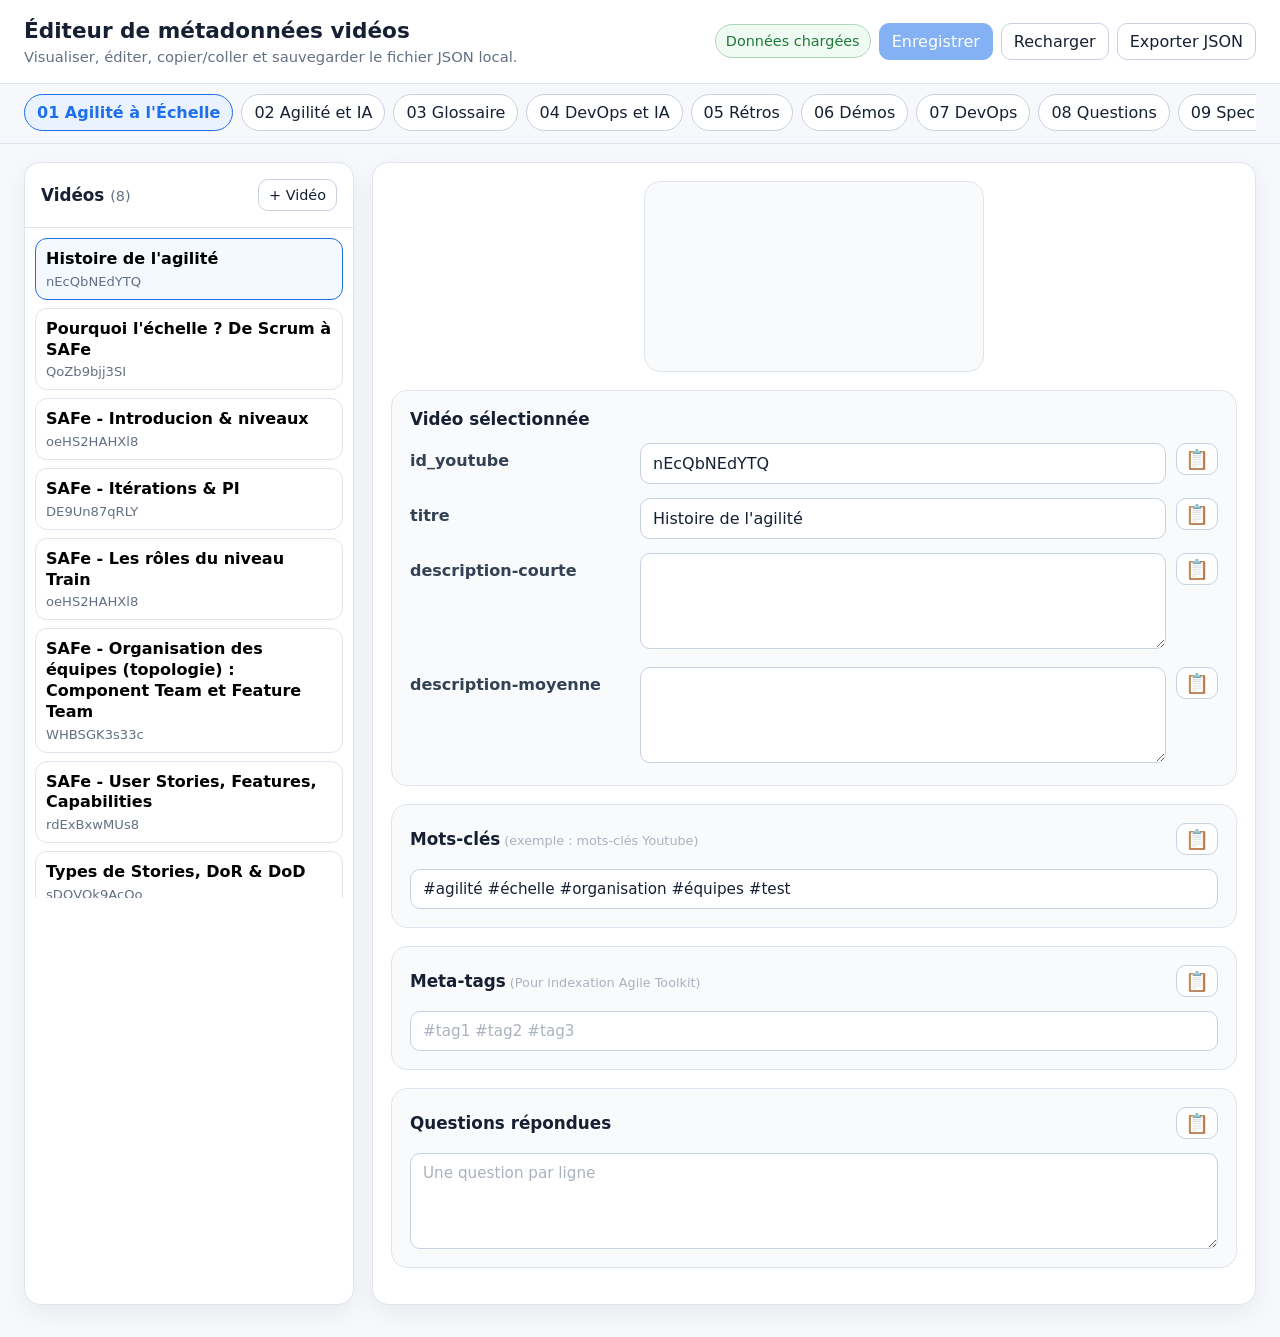
<file: videos-metadata/index.html>
<!doctype html>
<html lang="fr">
<head>
  <meta charset="utf-8">
  <meta name="viewport" content="width=device-width, initial-scale=1">
  <title>Éditeur de métadonnées vidéos</title>
  <link rel="stylesheet" href="styles.css">
</head>
<body>
  <header class="app-header">
    <div class="brand">
      <h1>Éditeur de métadonnées vidéos</h1>
      <p>Visualiser, éditer, copier/coller et sauvegarder le fichier JSON local.</p>
    </div>
    <div class="statusbar">
      <span id="saveStatus" class="status status-loading">Chargement…</span>
      <button id="saveBtn" class="btn btn-primary" disabled>Enregistrer</button>
      <button id="reloadBtn" class="btn">Recharger</button>
      <button id="downloadBtn" class="btn">Exporter JSON</button>
    </div>
  </header>

  <nav class="series-nav" aria-label="Séries">
    <div id="seriesButtons" class="series-buttons"></div>
  </nav>

  <main class="layout">
    <aside class="sidebar">
      <div class="sidebar-header">
        <h2>Vidéos <span id="videoCount" class="video-count-badge"></span></h2>
        <button id="addVideoBtn" class="btn btn-small">+ Vidéo</button>
      </div>
      <div id="videoList" class="video-list"></div>
    </aside>

    <section class="editor-panel">
<form id="editorForm" class="editor-form" hidden></form>
    </section>
  </main>

  <div id="toast" class="toast" hidden></div>

  <script src="app.js"></script>
</body>
</html>
</file>
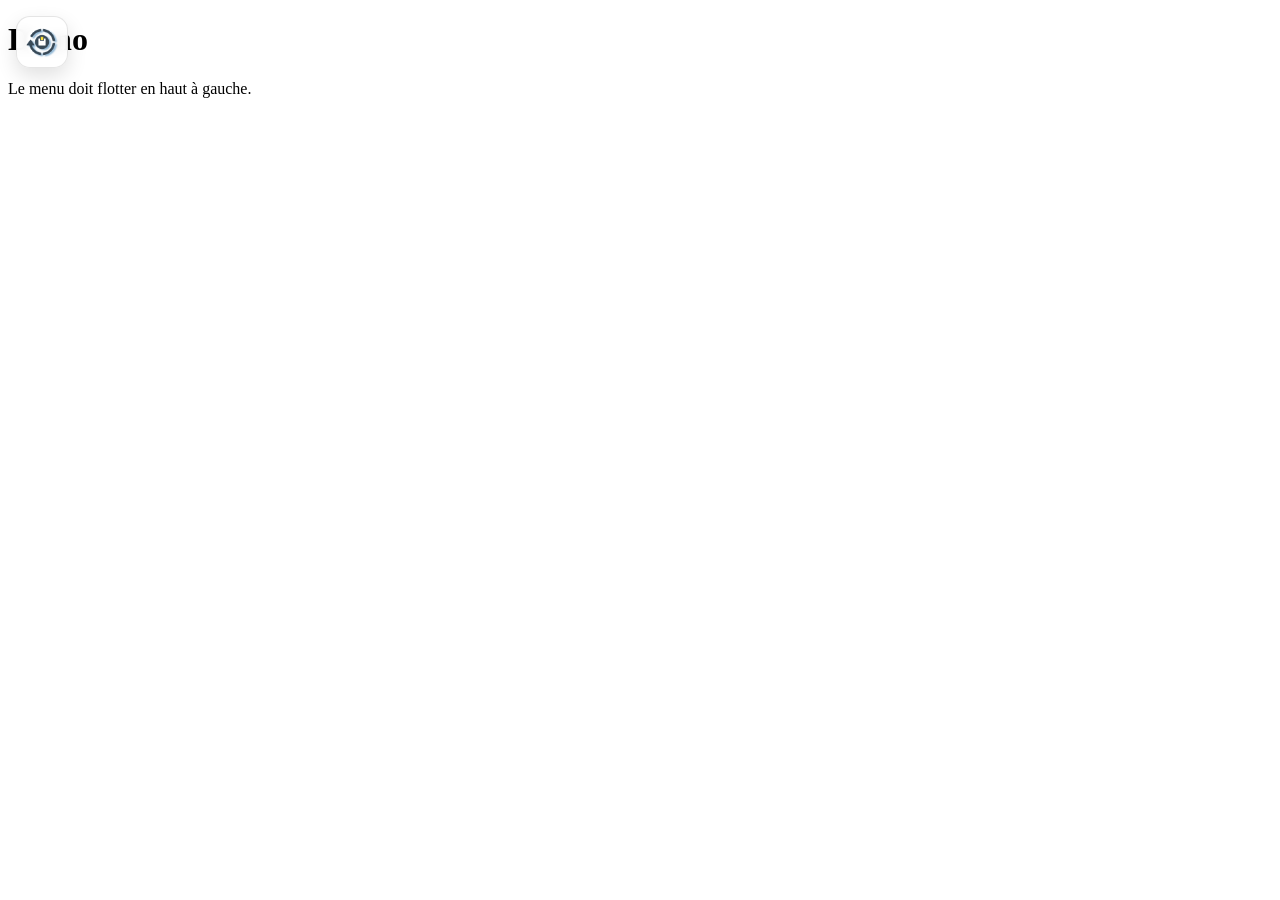
<file: menu/demo.html>
<!doctype html>
<html lang="fr">
<head>
  <meta charset="utf-8" />
  <meta name="viewport" content="width=device-width, initial-scale=1" />
  <title>Agile Toolkit Menu - Demo</title>
</head>
<body>
  <h1>Demo</h1>
  <p>Le menu doit flotter en haut à gauche.</p>

  <script src="./menu-items.js"></script>
  <script defer src="./menu.js"></script>
</body>
</html>
</file>
<file: videos-metadata/styles.css>
:root {
  --bg: #f6f8fb;
  --panel: #ffffff;
  --panel-soft: #f9fafc;
  --text: #172033;
  --muted: #637083;
  --placeholder: #aab2be;
  --border: #dfe5ee;
  --border-strong: #c8d1df;
  --accent: #1f6feb;
  --accent-hover: #195bc2;
  --danger: #c93c37;
  --warning: #a76a00;
  --success: #1f7a3a;
  --shadow: 0 8px 24px rgba(15, 23, 42, 0.06);
}

* {
  box-sizing: border-box;
}

body {
  margin: 0;
  min-height: 100vh;
  color: var(--text);
  background: var(--bg);
  font-family: system-ui, -apple-system, BlinkMacSystemFont, "Segoe UI", sans-serif;
}

button,
input,
textarea {
  font: inherit;
}

.app-header {
  position: sticky;
  top: 0;
  z-index: 20;
  display: flex;
  align-items: center;
  justify-content: space-between;
  gap: 24px;
  padding: 18px 24px;
  background: rgba(255, 255, 255, 0.94);
  border-bottom: 1px solid var(--border);
  backdrop-filter: blur(8px);
}

.brand h1 {
  margin: 0;
  font-size: 1.35rem;
  line-height: 1.2;
}

.brand p {
  margin: 4px 0 0;
  color: var(--muted);
  font-size: 0.92rem;
}

.statusbar {
  display: flex;
  flex-wrap: wrap;
  align-items: center;
  justify-content: flex-end;
  gap: 8px;
}

.status {
  display: inline-flex;
  align-items: center;
  min-height: 34px;
  padding: 6px 10px;
  border-radius: 999px;
  border: 1px solid var(--border);
  background: var(--panel-soft);
  font-size: 0.9rem;
  color: var(--muted);
  white-space: nowrap;
}

.status-dirty {
  border-color: #f0c36a;
  background: #fff8e6;
  color: var(--warning);
}

.status-saved {
  border-color: #acd7b8;
  background: #effaf2;
  color: var(--success);
}

.status-error {
  border-color: #f0b3b0;
  background: #fff0f0;
  color: var(--danger);
}

.btn {
  min-height: 36px;
  padding: 8px 12px;
  border: 1px solid var(--border-strong);
  border-radius: 10px;
  color: var(--text);
  background: var(--panel);
  cursor: pointer;
  transition: transform 0.05s ease, background 0.15s ease, border-color 0.15s ease;
}

.btn:hover:not(:disabled) {
  border-color: var(--accent);
  background: #f4f8ff;
}

.btn:active:not(:disabled) {
  transform: translateY(1px);
}

.btn:disabled {
  cursor: not-allowed;
  opacity: 0.55;
}

.btn-primary {
  border-color: var(--accent);
  background: var(--accent);
  color: #fff;
}

.btn-primary:hover:not(:disabled) {
  background: var(--accent-hover);
}

.btn-small {
  min-height: 32px;
  padding: 6px 10px;
  font-size: 0.9rem;
}

.btn-danger {
  border-color: #f0b3b0;
  color: var(--danger);
}

.series-nav {
  position: sticky;
  top: 81px;
  z-index: 15;
  display: flex;
  align-items: center;
  gap: 10px;
  padding: 10px 24px;
  background: rgba(246, 248, 251, 0.96);
  border-bottom: 1px solid var(--border);
  backdrop-filter: blur(8px);
}

.series-buttons {
  display: flex;
  gap: 8px;
  overflow-x: auto;
  padding-bottom: 2px;
}

.series-button {
  flex: 0 0 auto;
  max-width: 230px;
  overflow: hidden;
  text-overflow: ellipsis;
  white-space: nowrap;
  border-radius: 999px;
}

.series-button.active {
  border-color: var(--accent);
  background: #eaf2ff;
  color: var(--accent);
  font-weight: 650;
}

.layout {
  display: grid;
  grid-template-columns: minmax(260px, 330px) 1fr;
  gap: 18px;
  padding: 18px 24px 32px;
}

.sidebar,
.editor-panel {
  min-height: calc(100vh - 170px);
  border: 1px solid var(--border);
  border-radius: 16px;
  background: var(--panel);
  box-shadow: var(--shadow);
}

.sidebar {
  overflow: hidden;
}

.sidebar-header {
  display: flex;
  align-items: center;
  justify-content: space-between;
  gap: 8px;
  padding: 16px;
  border-bottom: 1px solid var(--border);
}

.sidebar-header h2 {
  margin: 0;
  font-size: 1.05rem;
}

.video-list {
  max-height: calc(100vh - 230px);
  overflow: auto;
  padding: 10px;
}

.video-count-badge {
  font-size: 0.9rem;
  font-weight: 500;
  color: var(--muted);
}

.video-item {
  width: 100%;
  margin: 0 0 8px;
  padding: 10px;
  border: 1px solid var(--border);
  border-radius: 12px;
  background: #fff;
  text-align: left;
  cursor: pointer;
}

.video-item:hover,
.video-item.active {
  border-color: var(--accent);
  background: #f4f8ff;
}

.video-title {
  display: block;
  font-weight: 650;
  line-height: 1.3;
}

.video-id {
  display: block;
  margin-top: 4px;
  color: var(--muted);
  font-size: 0.82rem;
}

.editor-panel {
  padding: 18px;
  overflow: auto;
}

.empty-state {
  display: grid;
  place-items: center;
  min-height: 350px;
  color: var(--muted);
  text-align: center;
}

.editor-form {
  max-width: 1050px;
  margin: 0 auto;
}

.section-card {
  margin-bottom: 18px;
  padding: 18px;
  border: 1px solid var(--border);
  border-radius: 16px;
  background: var(--panel-soft);
}

.youtube-embed-container {
  margin: 0 auto 18px auto;
  max-width: 340px;
  width: 100%;
  border: 1px solid var(--border);
  border-radius: 16px;
  overflow: hidden;
  background: var(--panel-soft);
  aspect-ratio: 16 / 9;
}

.youtube-embed-container iframe {
  border: none;
  display: block;
  width: 100%;
  height: 100%;
}

.section-title {
  display: flex;
  align-items: center;
  justify-content: space-between;
  gap: 12px;
  margin-bottom: 14px;
}

.section-title h3 {
  margin: 0;
  font-size: 1.05rem;
}

.section-subtitle {
  font-size: 0.8rem;
  font-weight: 400;
  color: var(--placeholder);
  margin-left: 0;
}

.section-title h3 .section-subtitle {
  font-weight: 400;
}

.form-grid {
  display: grid;
  grid-template-columns: 1fr;
  gap: 14px;
}

.field-row {
  display: grid;
  grid-template-columns: minmax(160px, 220px) 1fr auto;
  gap: 10px;
  align-items: start;
}

.field-label {
  padding-top: 8px;
  color: #334155;
  font-weight: 650;
}

.field-control input,
.field-control textarea {
  width: 100%;
  padding: 10px 12px;
  border: 1px solid var(--border-strong);
  border-radius: 10px;
  background: #fff;
  color: var(--text);
  outline: none;
}

.field-control textarea {
  min-height: 96px;
  resize: vertical;
}

.field-control input:focus,
.field-control textarea:focus {
  border-color: var(--accent);
  box-shadow: 0 0 0 3px rgba(31, 111, 235, 0.12);
}

.field-actions {
  display: flex;
  gap: 6px;
  flex-wrap: wrap;
  justify-content: flex-end;
}

.keywords-input {
  width: 100%;
  box-sizing: border-box;
  font-size: 0.95rem;
  padding: 10px 12px;
  border: 1px solid var(--border-strong);
  border-radius: 10px;
  background: #fff;
  color: var(--text);
  outline: none;
}

.keywords-input:focus {
  border-color: var(--accent);
  box-shadow: 0 0 0 3px rgba(31, 111, 235, 0.12);
}

.keywords-input::placeholder,
.questions-input::placeholder {
  color: var(--placeholder);
}

.predefined-tags-row {
  display: flex;
  flex-wrap: wrap;
  gap: 6px;
  margin-top: 10px;
}

.predefined-tag-btn {
  font-size: 0.82rem;
  padding: 3px 10px;
  border-radius: 20px;
  border: 1px solid var(--border-strong);
  background: var(--panel-soft);
  color: var(--muted);
  cursor: pointer;
  transition: background 0.15s, color 0.15s, border-color 0.15s;
}

.predefined-tag-btn:hover {
  background: var(--bg);
  border-color: var(--accent);
  color: var(--accent);
}

.predefined-tag-btn--active {
  background: #e8f0fe;
  border-color: var(--accent);
  color: var(--accent);
}

.keywords-copy-btn {
  padding: 4px 8px;
  font-size: 1.2rem;
  line-height: 1;
}

.questions-input {
  width: 100%;
  box-sizing: border-box;
  font-size: 0.95rem;
  padding: 10px 12px;
  border: 1px solid var(--border-strong);
  border-radius: 10px;
  background: #fff;
  color: var(--text);
  outline: none;
  min-height: 96px;
  resize: vertical;
  font-family: inherit;
}

.questions-input:focus {
  border-color: var(--accent);
  box-shadow: 0 0 0 3px rgba(31, 111, 235, 0.12);
}

.list-editor {
  display: grid;
  gap: 10px;
}

.list-item {
  display: grid;
  grid-template-columns: 32px 1fr auto;
  gap: 8px;
  align-items: start;
}

.list-index {
  display: inline-flex;
  align-items: center;
  justify-content: center;
  height: 36px;
  border-radius: 8px;
  background: #e9eef7;
  color: var(--muted);
  font-weight: 650;
}

.meta-actions {
  display: flex;
  flex-wrap: wrap;
  gap: 8px;
  margin-top: 8px;
}

.toast {
  position: fixed;
  right: 22px;
  bottom: 22px;
  z-index: 50;
  max-width: 360px;
  padding: 12px 14px;
  border: 1px solid var(--border-strong);
  border-radius: 12px;
  background: #fff;
  box-shadow: var(--shadow);
  color: var(--text);
}

@media (max-width: 900px) {
  .app-header {
    align-items: flex-start;
    flex-direction: column;
  }

  .series-nav {
    top: 143px;
  }

  .layout {
    grid-template-columns: 1fr;
  }

  .sidebar,
  .editor-panel {
    min-height: auto;
  }

  .field-row,
  .list-item {
    grid-template-columns: 1fr;
  }

  .field-label {
    padding-top: 0;
  }

  .field-actions {
    justify-content: flex-start;
  }
}
</file>
